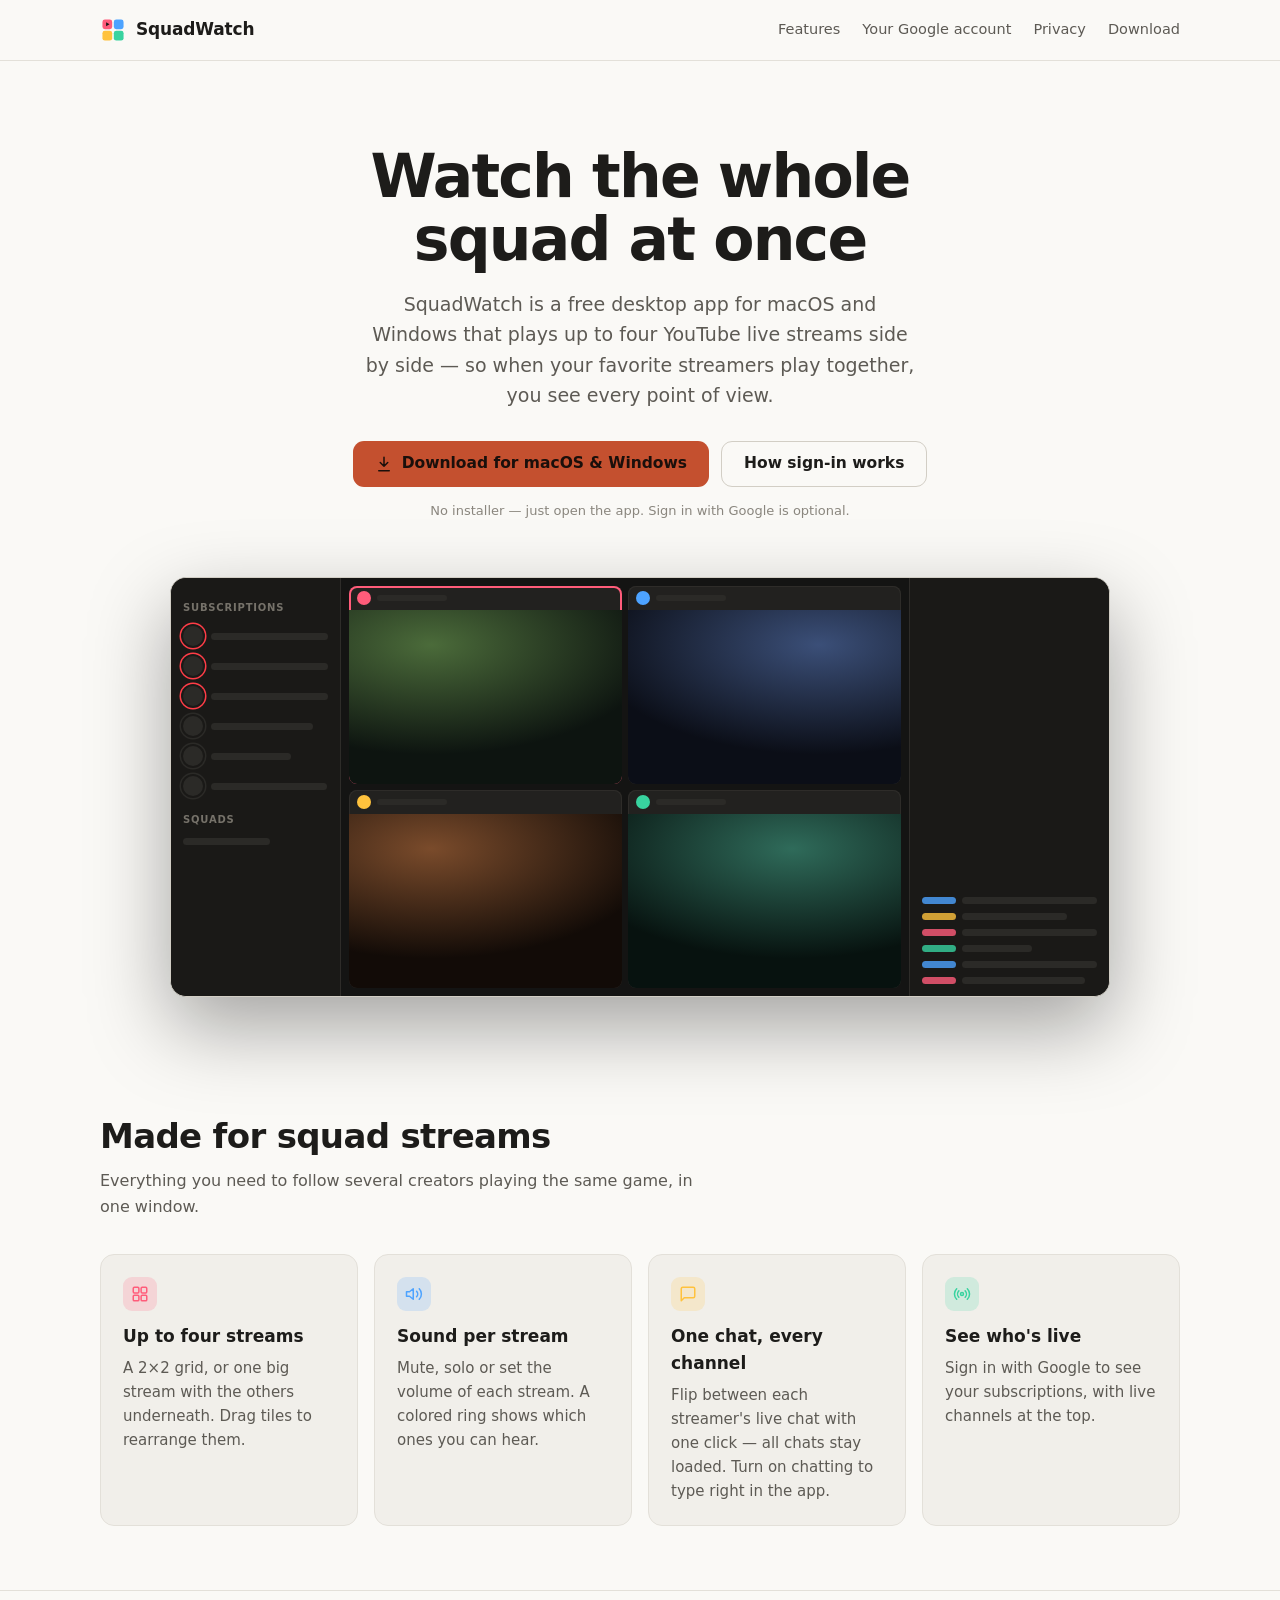
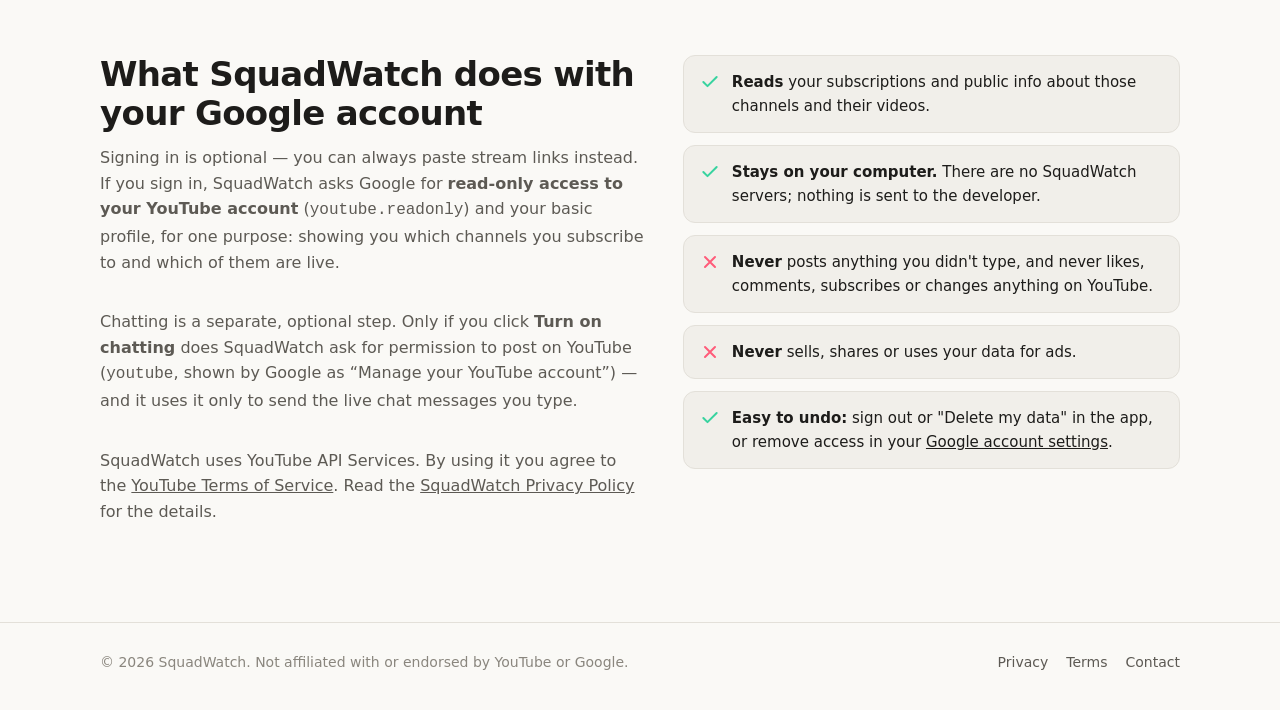
<file: index.html>
<!doctype html>
<html lang="en">
<head>
  <meta charset="utf-8">
  <meta name="viewport" content="width=device-width, initial-scale=1">
  <title>SquadWatch — watch up to 4 YouTube live streams at once</title>
  <meta name="description" content="SquadWatch is a free desktop app for macOS and Windows that plays up to four YouTube live streams side by side, with per-stream sound and a chat you can switch between channels.">
  <link rel="icon" href="data:image/svg+xml,%3Csvg xmlns='http://www.w3.org/2000/svg' viewBox='0 0 32 32'%3E%3Crect x='3' y='3' width='12' height='12' rx='3' fill='%23ff5c7a'/%3E%3Crect x='17' y='3' width='12' height='12' rx='3' fill='%234da3ff'/%3E%3Crect x='3' y='17' width='12' height='12' rx='3' fill='%23ffc23d'/%3E%3Crect x='17' y='17' width='12' height='12' rx='3' fill='%2338d39f'/%3E%3C/svg%3E">
  <link rel="stylesheet" href="style.css">
</head>
<body>
  <header class="site-head">
    <div class="wrap">
      <a class="brand" href="./">
        <svg viewBox="0 0 32 32" aria-hidden="true"><rect x="3" y="3" width="12" height="12" rx="3" fill="#ff5c7a"/><rect x="17" y="3" width="12" height="12" rx="3" fill="#4da3ff"/><rect x="3" y="17" width="12" height="12" rx="3" fill="#ffc23d"/><rect x="17" y="17" width="12" height="12" rx="3" fill="#38d39f"/><path d="M7.5 6.5v5l4.2-2.5z" fill="#181715"/></svg>
        SquadWatch
      </a>
      <nav class="nav">
        <a class="hide-sm" href="#features">Features</a>
        <a href="#google">Your Google account</a>
        <a href="privacy.html">Privacy</a>
        <a href="#" data-gh="releases">Download</a>
      </nav>
    </div>
  </header>

  <main>
    <div class="hero">
      <div class="wrap">
        <h1>Watch the whole squad at once</h1>
        <p class="lead">SquadWatch is a free desktop app for macOS and Windows that plays up to four YouTube live streams side by side — so when your favorite streamers play together, you see every point of view.</p>
        <div class="ctas">
          <a class="btn btn-primary" href="#" data-gh="releases">
            <svg viewBox="0 0 24 24" fill="none" stroke="currentColor" stroke-width="2" stroke-linecap="round" stroke-linejoin="round" aria-hidden="true"><path d="M12 3v12M7 10l5 5 5-5M5 21h14"/></svg>
            Download for macOS &amp; Windows
          </a>
          <a class="btn btn-ghost" href="#google">How sign-in works</a>
        </div>
        <p class="fine">No installer — just open the app. Sign in with Google is optional.</p>

        <div class="preview" role="img" aria-label="Illustration of the SquadWatch window: sidebar of channels, four video tiles, and a chat panel">
          <div class="pv-side">
            <div class="pv-label">Subscriptions</div>
            <div class="pv-row"><span class="pv-dot" style="--c:#ff3d47"></span><span class="pv-line"></span></div>
            <div class="pv-row"><span class="pv-dot" style="--c:#ff3d47"></span><span class="pv-line"></span></div>
            <div class="pv-row"><span class="pv-dot" style="--c:#ff3d47"></span><span class="pv-line"></span></div>
            <div class="pv-row"><span class="pv-dot"></span><span class="pv-line" style="max-width:70%"></span></div>
            <div class="pv-row"><span class="pv-dot"></span><span class="pv-line" style="max-width:55%"></span></div>
            <div class="pv-row"><span class="pv-dot"></span><span class="pv-line" style="max-width:80%"></span></div>
            <div class="pv-label">Squads</div>
            <div class="pv-row"><span class="pv-line" style="max-width:60%"></span></div>
          </div>
          <div class="pv-grid">
            <div class="pv-tile on" style="--c:var(--slot-1)"><div class="pv-bar"><span class="pv-num"></span><span class="pv-line"></span></div><div class="pv-video" style="--g1:#4b6b3a;--g2:#0d1410"></div></div>
            <div class="pv-tile" style="--c:var(--slot-2)"><div class="pv-bar"><span class="pv-num"></span><span class="pv-line"></span></div><div class="pv-video" style="--g1:#3b4f78;--g2:#0b0e17;--x:70%"></div></div>
            <div class="pv-tile" style="--c:var(--slot-3)"><div class="pv-bar"><span class="pv-num"></span><span class="pv-line"></span></div><div class="pv-video" style="--g1:#7a4b2b;--g2:#120b07"></div></div>
            <div class="pv-tile" style="--c:var(--slot-4)"><div class="pv-bar"><span class="pv-num"></span><span class="pv-line"></span></div><div class="pv-video" style="--g1:#2f6b5a;--g2:#07120f;--x:60%"></div></div>
          </div>
          <div class="pv-chat">
            <div class="pv-msg" style="--c:var(--slot-2)"><b></b><i></i></div>
            <div class="pv-msg" style="--c:var(--slot-3)"><b></b><i style="max-width:60%"></i></div>
            <div class="pv-msg" style="--c:var(--slot-1)"><b></b><i></i></div>
            <div class="pv-msg" style="--c:var(--slot-4)"><b></b><i style="max-width:40%"></i></div>
            <div class="pv-msg" style="--c:var(--slot-2)"><b></b><i></i></div>
            <div class="pv-msg" style="--c:var(--slot-1)"><b></b><i style="max-width:70%"></i></div>
          </div>
        </div>
      </div>
    </div>

    <section id="features">
      <div class="wrap">
        <h2>Made for squad streams</h2>
        <p class="section-lead">Everything you need to follow several creators playing the same game, in one window.</p>
        <div class="features">
          <div class="feature"><span class="chip" style="--c:var(--slot-1)"><svg viewBox="0 0 24 24" fill="none" stroke="currentColor" stroke-width="2"><rect x="3" y="3" width="7.5" height="7.5" rx="1.5"/><rect x="13.5" y="3" width="7.5" height="7.5" rx="1.5"/><rect x="3" y="13.5" width="7.5" height="7.5" rx="1.5"/><rect x="13.5" y="13.5" width="7.5" height="7.5" rx="1.5"/></svg></span>
            <h3>Up to four streams</h3><p>A 2×2 grid, or one big stream with the others underneath. Drag tiles to rearrange them.</p></div>
          <div class="feature"><span class="chip" style="--c:var(--slot-2)"><svg viewBox="0 0 24 24" fill="none" stroke="currentColor" stroke-width="2" stroke-linecap="round" stroke-linejoin="round"><path d="M11 5 6 9H2v6h4l5 4V5z"/><path d="M15.5 8.5a5 5 0 0 1 0 7M19 5a10 10 0 0 1 0 14"/></svg></span>
            <h3>Sound per stream</h3><p>Mute, solo or set the volume of each stream. A colored ring shows which ones you can hear.</p></div>
          <div class="feature"><span class="chip" style="--c:var(--slot-3)"><svg viewBox="0 0 24 24" fill="none" stroke="currentColor" stroke-width="2" stroke-linecap="round" stroke-linejoin="round"><path d="M21 15a2 2 0 0 1-2 2H7l-4 4V5a2 2 0 0 1 2-2h14a2 2 0 0 1 2 2z"/></svg></span>
            <h3>One chat, every channel</h3><p>Flip between each streamer's live chat with one click — all chats stay loaded. Turn on chatting to type right in the app.</p></div>
          <div class="feature"><span class="chip" style="--c:var(--slot-4)"><svg viewBox="0 0 24 24" fill="none" stroke="currentColor" stroke-width="2" stroke-linecap="round" stroke-linejoin="round"><circle cx="12" cy="12" r="2"/><path d="M16.2 7.8a6 6 0 0 1 0 8.4M7.8 16.2a6 6 0 0 1 0-8.4M19.1 4.9a10 10 0 0 1 0 14.2M4.9 19.1a10 10 0 0 1 0-14.2"/></svg></span>
            <h3>See who's live</h3><p>Sign in with Google to see your subscriptions, with live channels at the top.</p></div>
        </div>
      </div>
    </section>

    <section id="google">
      <div class="wrap google">
        <div>
          <h2>What SquadWatch does with your Google account</h2>
          <p class="section-lead">Signing in is optional — you can always paste stream links instead. If you sign in, SquadWatch asks Google for <strong>read-only access to your YouTube account</strong> (<code>youtube.readonly</code>) and your basic profile, for one purpose: showing you which channels you subscribe to and which of them are live.</p>
          <p class="section-lead">Chatting is a separate, optional step. Only if you click <strong>Turn on chatting</strong> does SquadWatch ask for permission to post on YouTube (<code>youtube</code>, shown by Google as “Manage your YouTube account”) — and it uses it only to send the live chat messages you type.</p>
          <p class="section-lead">SquadWatch uses YouTube API Services. By using it you agree to the <a href="https://www.youtube.com/t/terms">YouTube Terms of Service</a>. Read the <a href="privacy.html">SquadWatch Privacy Policy</a> for the details.</p>
        </div>
        <ul class="facts">
          <li><svg viewBox="0 0 24 24" fill="none" stroke="currentColor" stroke-width="2.4" stroke-linecap="round" stroke-linejoin="round"><path d="M20 6 9 17l-5-5"/></svg><span><strong>Reads</strong> your subscriptions and public info about those channels and their videos.</span></li>
          <li><svg viewBox="0 0 24 24" fill="none" stroke="currentColor" stroke-width="2.4" stroke-linecap="round" stroke-linejoin="round"><path d="M20 6 9 17l-5-5"/></svg><span><strong>Stays on your computer.</strong> There are no SquadWatch servers; nothing is sent to the developer.</span></li>
          <li class="no"><svg viewBox="0 0 24 24" fill="none" stroke="currentColor" stroke-width="2.4" stroke-linecap="round"><path d="M18 6 6 18M6 6l12 12"/></svg><span><strong>Never</strong> posts anything you didn't type, and never likes, comments, subscribes or changes anything on YouTube.</span></li>
          <li class="no"><svg viewBox="0 0 24 24" fill="none" stroke="currentColor" stroke-width="2.4" stroke-linecap="round"><path d="M18 6 6 18M6 6l12 12"/></svg><span><strong>Never</strong> sells, shares or uses your data for ads.</span></li>
          <li><svg viewBox="0 0 24 24" fill="none" stroke="currentColor" stroke-width="2.4" stroke-linecap="round" stroke-linejoin="round"><path d="M20 6 9 17l-5-5"/></svg><span><strong>Easy to undo:</strong> sign out or "Delete my data" in the app, or remove access in your <a href="https://security.google.com/settings/security/permissions">Google account settings</a>.</span></li>
        </ul>
      </div>
    </section>
  </main>

  <footer class="site-foot">
    <div class="wrap">
      <span>© <span data-year>2026</span> SquadWatch. Not affiliated with or endorsed by YouTube or Google.</span>
      <nav><a href="privacy.html">Privacy</a><a href="terms.html">Terms</a><a href="#" data-gh="issues">Contact</a></nav>
    </div>
  </footer>
  <script src="site.js"></script>
</body>
</html>
</file>
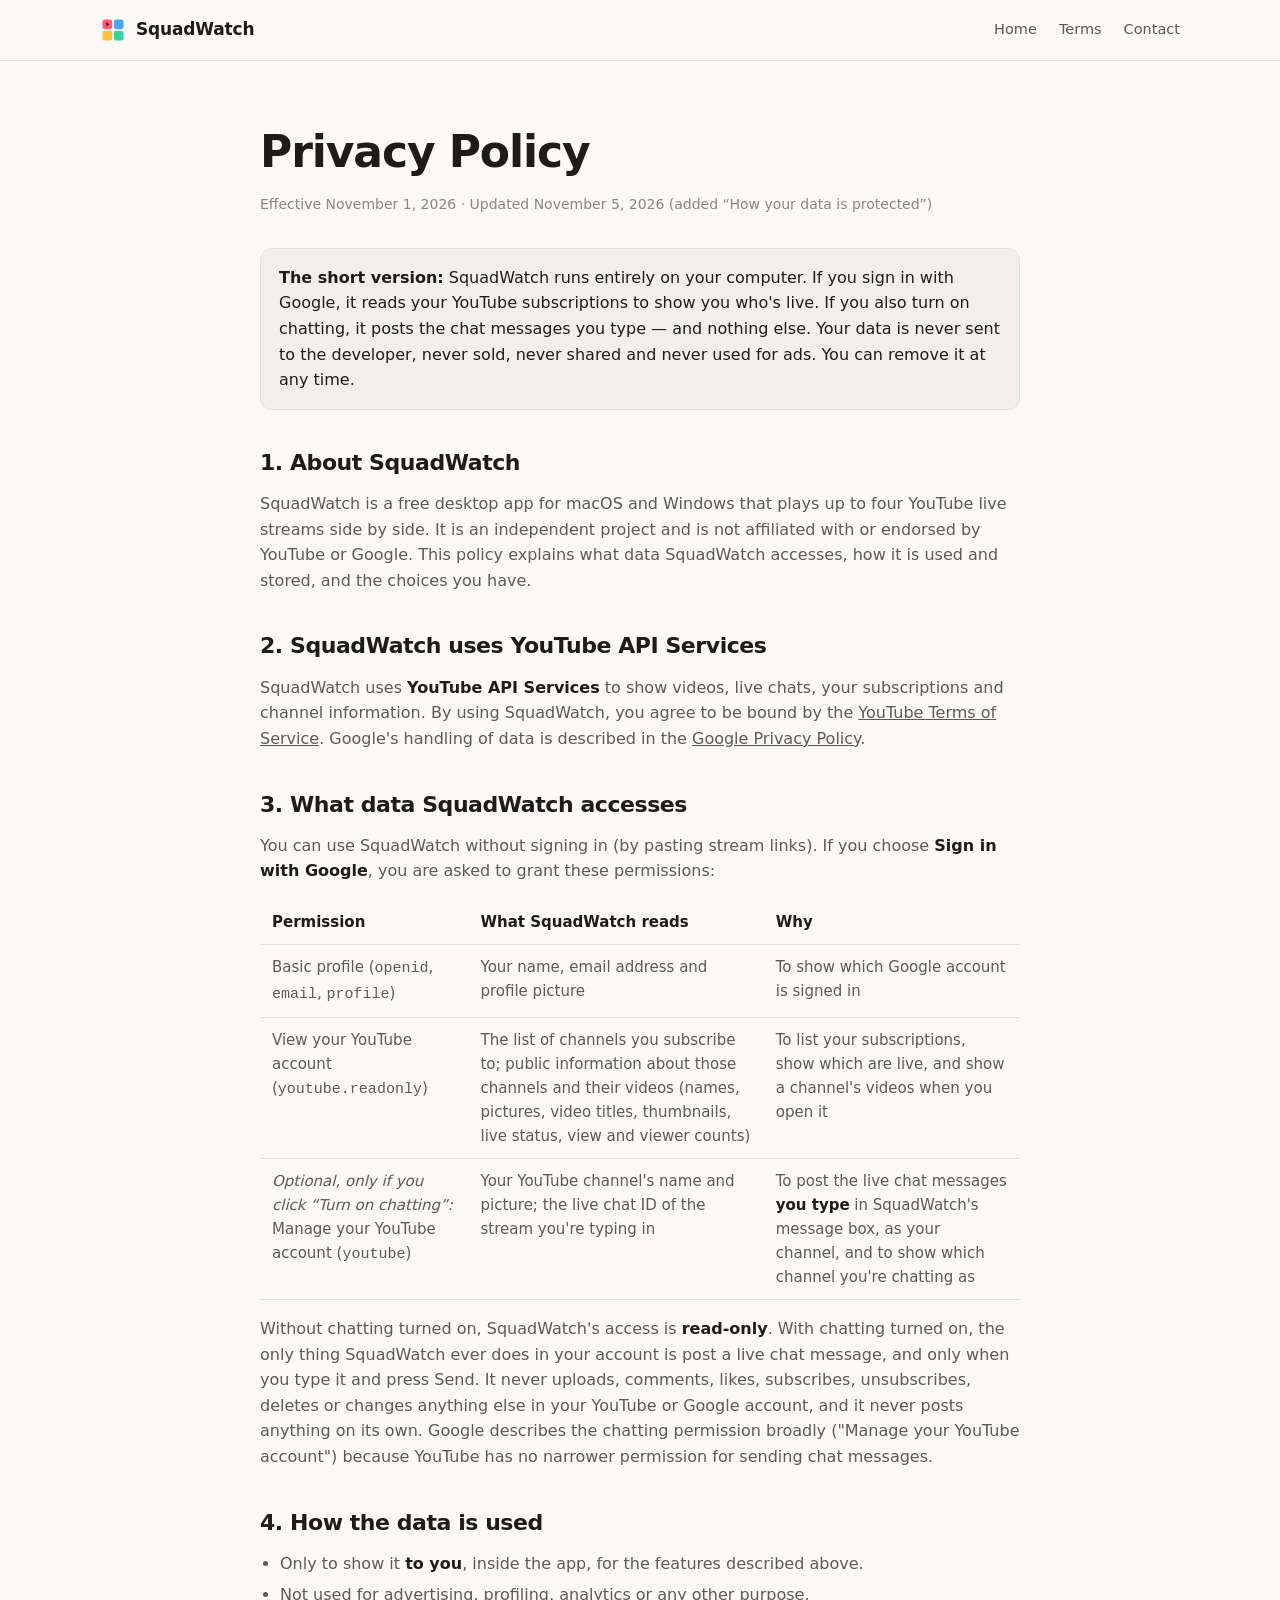
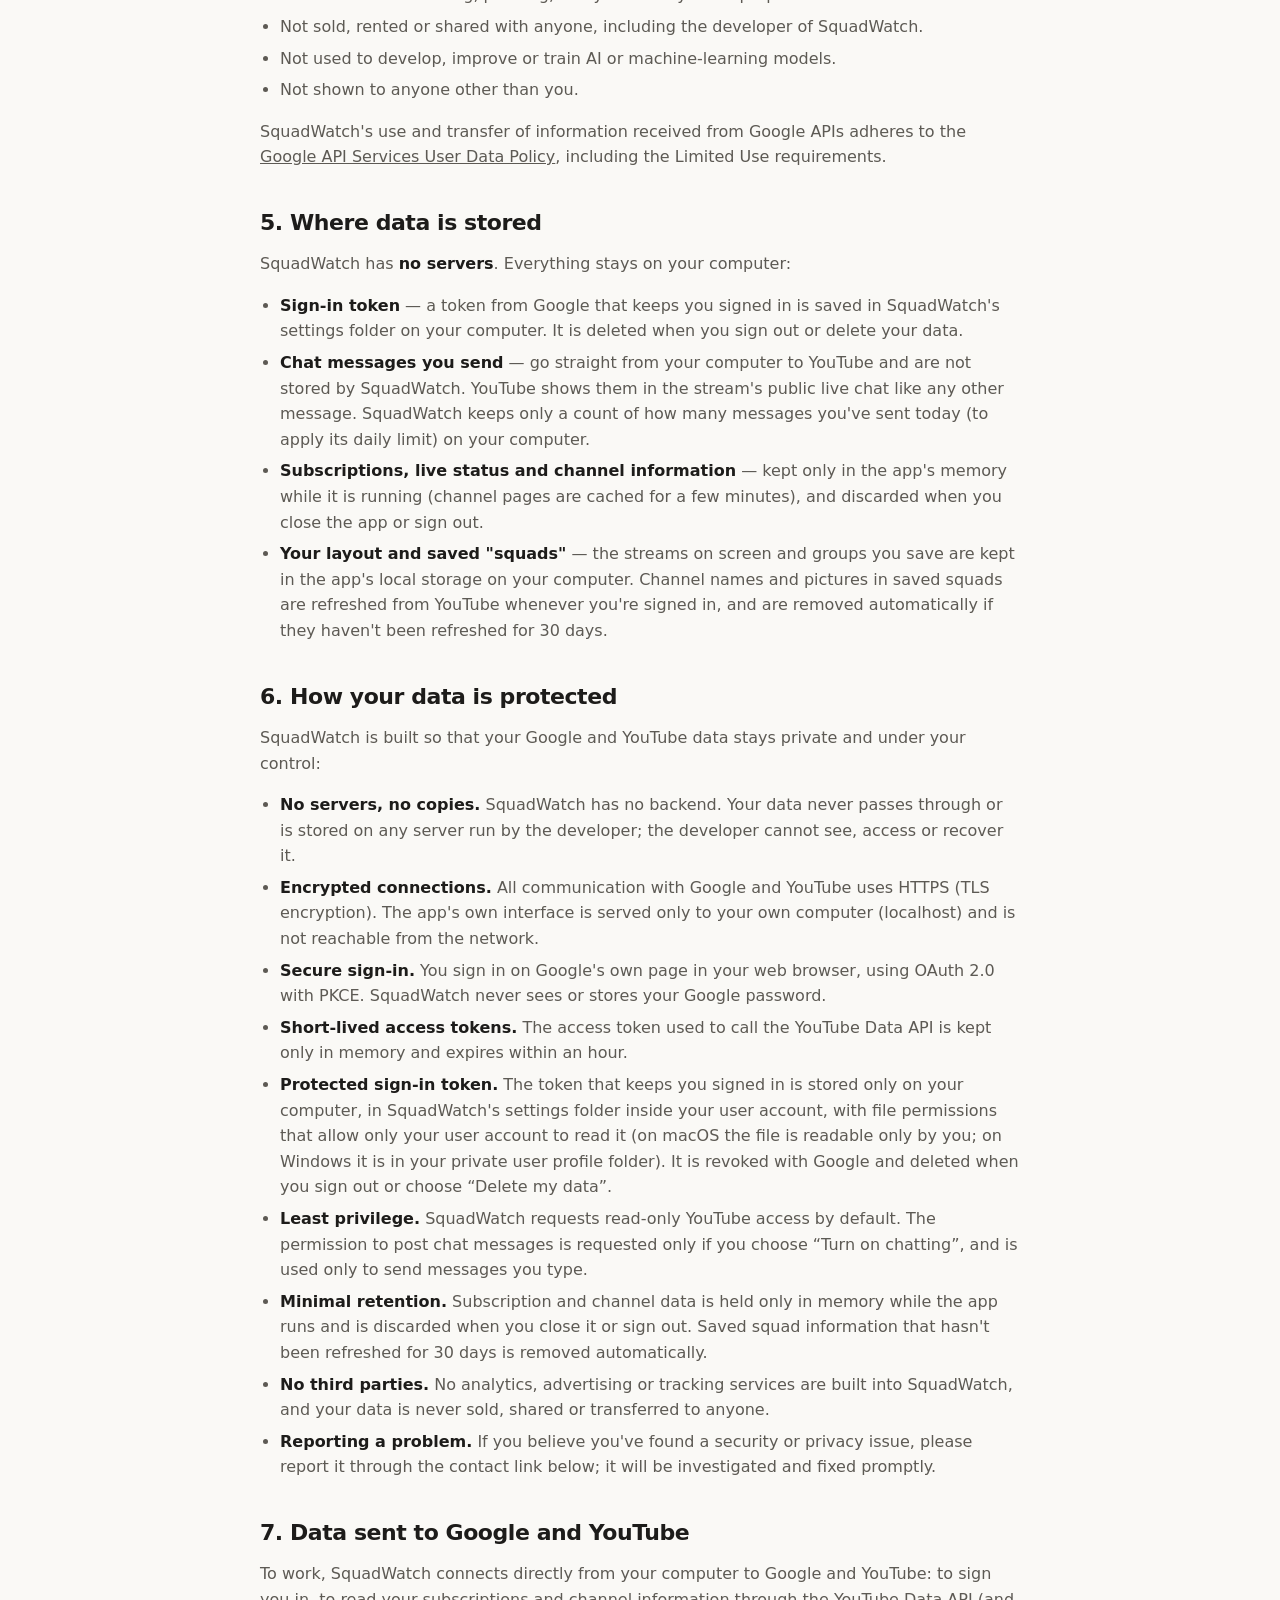
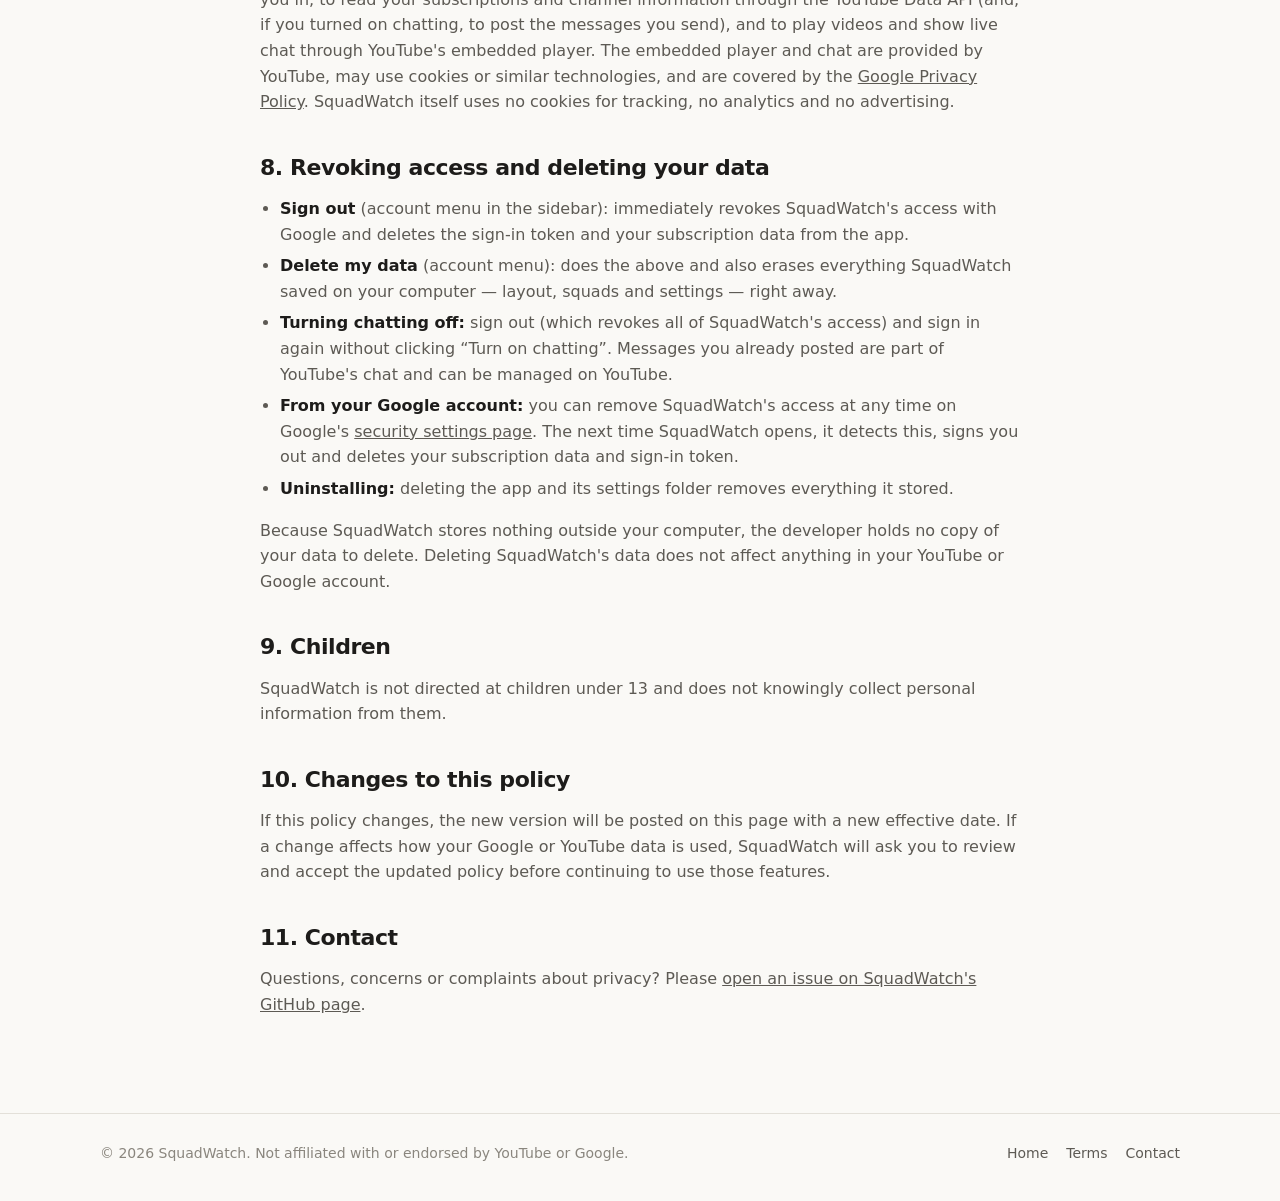
<file: privacy.html>
<!doctype html>
<html lang="en">
<head>
  <meta charset="utf-8">
  <meta name="viewport" content="width=device-width, initial-scale=1">
  <title>Privacy Policy — SquadWatch</title>
  <meta name="description" content="How SquadWatch accesses, uses, stores and protects your Google and YouTube data.">
  <link rel="icon" href="data:image/svg+xml,%3Csvg xmlns='http://www.w3.org/2000/svg' viewBox='0 0 32 32'%3E%3Crect x='3' y='3' width='12' height='12' rx='3' fill='%23ff5c7a'/%3E%3Crect x='17' y='3' width='12' height='12' rx='3' fill='%234da3ff'/%3E%3Crect x='3' y='17' width='12' height='12' rx='3' fill='%23ffc23d'/%3E%3Crect x='17' y='17' width='12' height='12' rx='3' fill='%2338d39f'/%3E%3C/svg%3E">
  <link rel="stylesheet" href="style.css">
</head>
<body>
  <header class="site-head">
    <div class="wrap">
      <a class="brand" href="./">
        <svg viewBox="0 0 32 32" aria-hidden="true"><rect x="3" y="3" width="12" height="12" rx="3" fill="#ff5c7a"/><rect x="17" y="3" width="12" height="12" rx="3" fill="#4da3ff"/><rect x="3" y="17" width="12" height="12" rx="3" fill="#ffc23d"/><rect x="17" y="17" width="12" height="12" rx="3" fill="#38d39f"/><path d="M7.5 6.5v5l4.2-2.5z" fill="#181715"/></svg>
        SquadWatch
      </a>
      <nav class="nav"><a href="./">Home</a><a href="terms.html">Terms</a><a href="#" data-gh="issues">Contact</a></nav>
    </div>
  </header>

  <main class="doc">
    <div class="wrap">
      <h1>Privacy Policy</h1>
      <p class="updated">Effective November 1, 2026 · Updated November 5, 2026 (added “How your data is protected”)</p>

      <p class="callout"><strong>The short version:</strong> SquadWatch runs entirely on your computer. If you sign in with Google, it reads your YouTube subscriptions to show you who's live. If you also turn on chatting, it posts the chat messages you type — and nothing else. Your data is never sent to the developer, never sold, never shared and never used for ads. You can remove it at any time.</p>

      <h2>1. About SquadWatch</h2>
      <p>SquadWatch is a free desktop app for macOS and Windows that plays up to four YouTube live streams side by side. It is an independent project and is not affiliated with or endorsed by YouTube or Google. This policy explains what data SquadWatch accesses, how it is used and stored, and the choices you have.</p>

      <h2>2. SquadWatch uses YouTube API Services</h2>
      <p>SquadWatch uses <strong>YouTube API Services</strong> to show videos, live chats, your subscriptions and channel information. By using SquadWatch, you agree to be bound by the <a href="https://www.youtube.com/t/terms">YouTube Terms of Service</a>. Google's handling of data is described in the <a href="https://policies.google.com/privacy">Google Privacy Policy</a>.</p>

      <h2>3. What data SquadWatch accesses</h2>
      <p>You can use SquadWatch without signing in (by pasting stream links). If you choose <strong>Sign in with Google</strong>, you are asked to grant these permissions:</p>
      <table>
        <thead><tr><th>Permission</th><th>What SquadWatch reads</th><th>Why</th></tr></thead>
        <tbody>
          <tr><td>Basic profile (<code>openid</code>, <code>email</code>, <code>profile</code>)</td><td>Your name, email address and profile picture</td><td>To show which Google account is signed in</td></tr>
          <tr><td>View your YouTube account (<code>youtube.readonly</code>)</td><td>The list of channels you subscribe to; public information about those channels and their videos (names, pictures, video titles, thumbnails, live status, view and viewer counts)</td><td>To list your subscriptions, show which are live, and show a channel's videos when you open it</td></tr>
          <tr><td><em>Optional, only if you click “Turn on chatting”:</em><br>Manage your YouTube account (<code>youtube</code>)</td><td>Your YouTube channel's name and picture; the live chat ID of the stream you're typing in</td><td>To post the live chat messages <strong>you type</strong> in SquadWatch's message box, as your channel, and to show which channel you're chatting as</td></tr>
        </tbody>
      </table>
      <p>Without chatting turned on, SquadWatch's access is <strong>read-only</strong>. With chatting turned on, the only thing SquadWatch ever does in your account is post a live chat message, and only when you type it and press Send. It never uploads, comments, likes, subscribes, unsubscribes, deletes or changes anything else in your YouTube or Google account, and it never posts anything on its own. Google describes the chatting permission broadly ("Manage your YouTube account") because YouTube has no narrower permission for sending chat messages.</p>

      <h2>4. How the data is used</h2>
      <ul>
        <li>Only to show it <strong>to you</strong>, inside the app, for the features described above.</li>
        <li>Not used for advertising, profiling, analytics or any other purpose.</li>
        <li>Not sold, rented or shared with anyone, including the developer of SquadWatch.</li>
        <li>Not used to develop, improve or train AI or machine-learning models.</li>
        <li>Not shown to anyone other than you.</li>
      </ul>
      <p>SquadWatch's use and transfer of information received from Google APIs adheres to the <a href="https://developers.google.com/terms/api-services-user-data-policy">Google API Services User Data Policy</a>, including the Limited Use requirements.</p>

      <h2>5. Where data is stored</h2>
      <p>SquadWatch has <strong>no servers</strong>. Everything stays on your computer:</p>
      <ul>
        <li><strong>Sign-in token</strong> — a token from Google that keeps you signed in is saved in SquadWatch's settings folder on your computer. It is deleted when you sign out or delete your data.</li>
        <li><strong>Chat messages you send</strong> — go straight from your computer to YouTube and are not stored by SquadWatch. YouTube shows them in the stream's public live chat like any other message. SquadWatch keeps only a count of how many messages you've sent today (to apply its daily limit) on your computer.</li>
        <li><strong>Subscriptions, live status and channel information</strong> — kept only in the app's memory while it is running (channel pages are cached for a few minutes), and discarded when you close the app or sign out.</li>
        <li><strong>Your layout and saved "squads"</strong> — the streams on screen and groups you save are kept in the app's local storage on your computer. Channel names and pictures in saved squads are refreshed from YouTube whenever you're signed in, and are removed automatically if they haven't been refreshed for 30 days.</li>
      </ul>

      <h2 id="data-protection">6. How your data is protected</h2>
      <p>SquadWatch is built so that your Google and YouTube data stays private and under your control:</p>
      <ul>
        <li><strong>No servers, no copies.</strong> SquadWatch has no backend. Your data never passes through or is stored on any server run by the developer; the developer cannot see, access or recover it.</li>
        <li><strong>Encrypted connections.</strong> All communication with Google and YouTube uses HTTPS (TLS encryption). The app's own interface is served only to your own computer (localhost) and is not reachable from the network.</li>
        <li><strong>Secure sign-in.</strong> You sign in on Google's own page in your web browser, using OAuth 2.0 with PKCE. SquadWatch never sees or stores your Google password.</li>
        <li><strong>Short-lived access tokens.</strong> The access token used to call the YouTube Data API is kept only in memory and expires within an hour.</li>
        <li><strong>Protected sign-in token.</strong> The token that keeps you signed in is stored only on your computer, in SquadWatch's settings folder inside your user account, with file permissions that allow only your user account to read it (on macOS the file is readable only by you; on Windows it is in your private user profile folder). It is revoked with Google and deleted when you sign out or choose “Delete my data”.</li>
        <li><strong>Least privilege.</strong> SquadWatch requests read-only YouTube access by default. The permission to post chat messages is requested only if you choose “Turn on chatting”, and is used only to send messages you type.</li>
        <li><strong>Minimal retention.</strong> Subscription and channel data is held only in memory while the app runs and is discarded when you close it or sign out. Saved squad information that hasn't been refreshed for 30 days is removed automatically.</li>
        <li><strong>No third parties.</strong> No analytics, advertising or tracking services are built into SquadWatch, and your data is never sold, shared or transferred to anyone.</li>
        <li><strong>Reporting a problem.</strong> If you believe you've found a security or privacy issue, please report it through the contact link below; it will be investigated and fixed promptly.</li>
      </ul>

      <h2>7. Data sent to Google and YouTube</h2>
      <p>To work, SquadWatch connects directly from your computer to Google and YouTube: to sign you in, to read your subscriptions and channel information through the YouTube Data API (and, if you turned on chatting, to post the messages you send), and to play videos and show live chat through YouTube's embedded player. The embedded player and chat are provided by YouTube, may use cookies or similar technologies, and are covered by the <a href="https://policies.google.com/privacy">Google Privacy Policy</a>. SquadWatch itself uses no cookies for tracking, no analytics and no advertising.</p>

      <h2>8. Revoking access and deleting your data</h2>
      <ul>
        <li><strong>Sign out</strong> (account menu in the sidebar): immediately revokes SquadWatch's access with Google and deletes the sign-in token and your subscription data from the app.</li>
        <li><strong>Delete my data</strong> (account menu): does the above and also erases everything SquadWatch saved on your computer — layout, squads and settings — right away.</li>
        <li><strong>Turning chatting off:</strong> sign out (which revokes all of SquadWatch's access) and sign in again without clicking “Turn on chatting”. Messages you already posted are part of YouTube's chat and can be managed on YouTube.</li>
        <li><strong>From your Google account:</strong> you can remove SquadWatch's access at any time on Google's <a href="https://security.google.com/settings/security/permissions">security settings page</a>. The next time SquadWatch opens, it detects this, signs you out and deletes your subscription data and sign-in token.</li>
        <li><strong>Uninstalling:</strong> deleting the app and its settings folder removes everything it stored.</li>
      </ul>
      <p>Because SquadWatch stores nothing outside your computer, the developer holds no copy of your data to delete. Deleting SquadWatch's data does not affect anything in your YouTube or Google account.</p>

      <h2>9. Children</h2>
      <p>SquadWatch is not directed at children under 13 and does not knowingly collect personal information from them.</p>

      <h2>10. Changes to this policy</h2>
      <p>If this policy changes, the new version will be posted on this page with a new effective date. If a change affects how your Google or YouTube data is used, SquadWatch will ask you to review and accept the updated policy before continuing to use those features.</p>

      <h2>11. Contact</h2>
      <p>Questions, concerns or complaints about privacy? Please <a href="#" data-gh="issues">open an issue on SquadWatch's GitHub page</a>.</p>
    </div>
  </main>

  <footer class="site-foot">
    <div class="wrap">
      <span>© <span data-year>2026</span> SquadWatch. Not affiliated with or endorsed by YouTube or Google.</span>
      <nav><a href="./">Home</a><a href="terms.html">Terms</a><a href="#" data-gh="issues">Contact</a></nav>
    </div>
  </footer>
  <script src="site.js"></script>
</body>
</html>
</file>
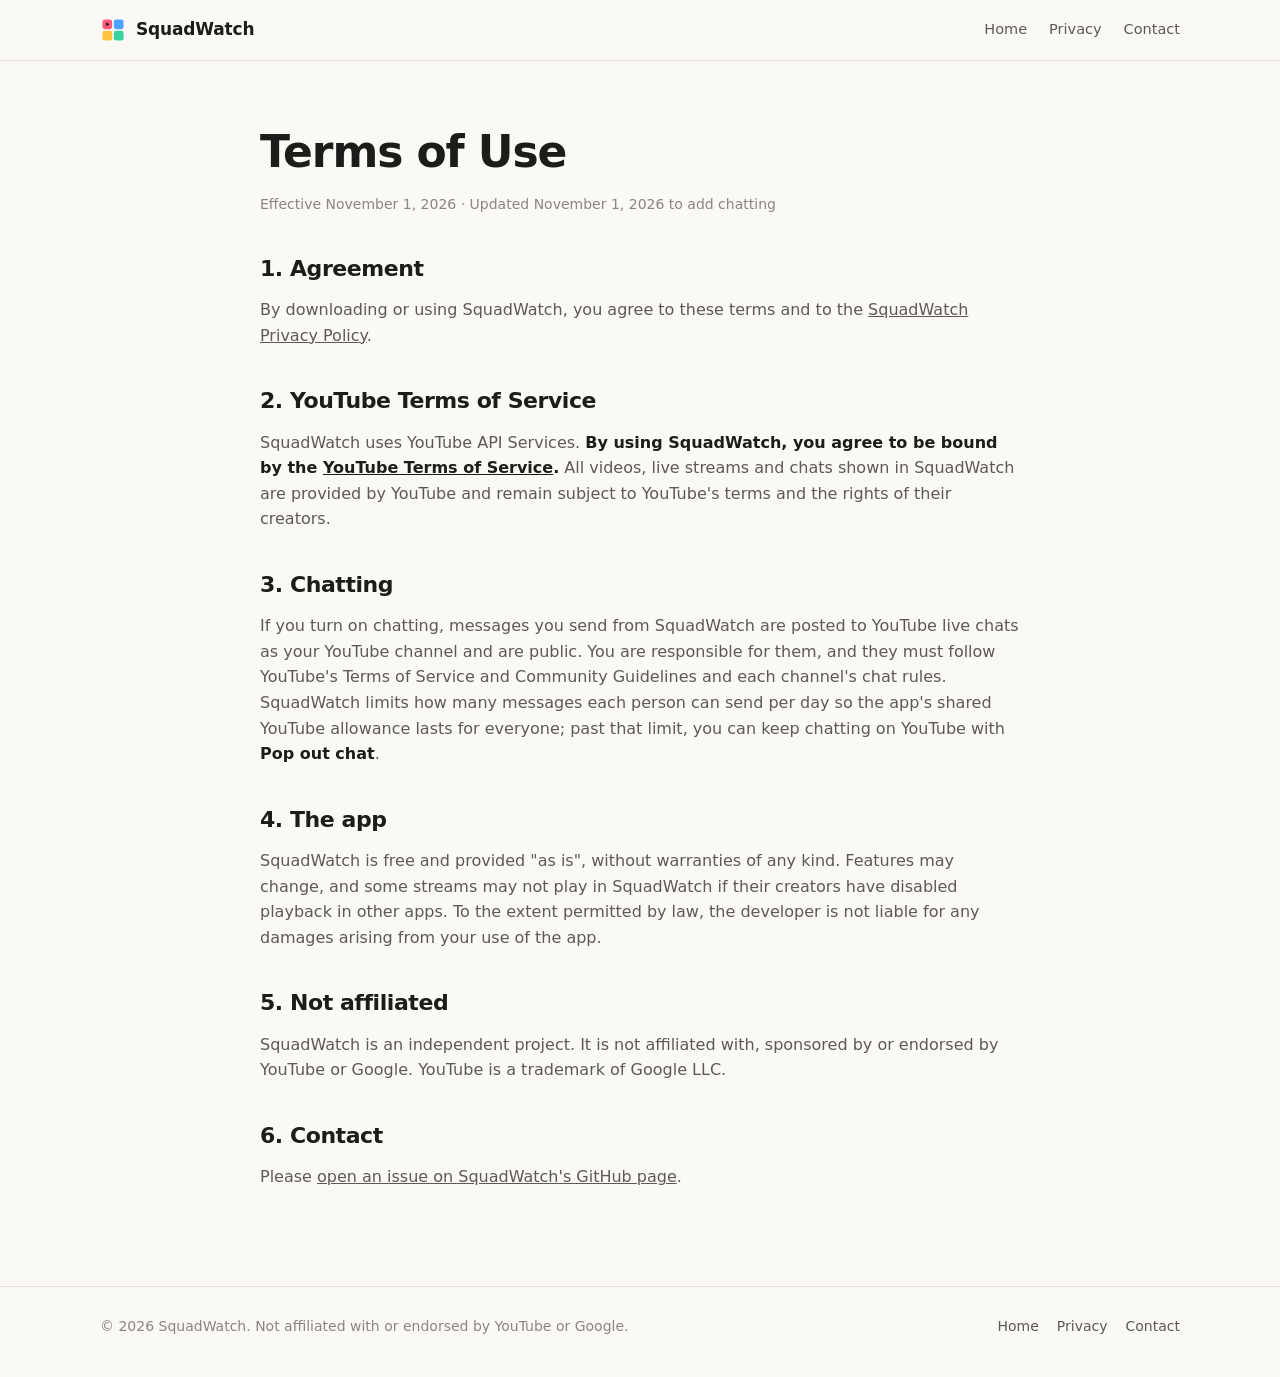
<file: terms.html>
<!doctype html>
<html lang="en">
<head>
  <meta charset="utf-8">
  <meta name="viewport" content="width=device-width, initial-scale=1">
  <title>Terms of Use — SquadWatch</title>
  <link rel="icon" href="data:image/svg+xml,%3Csvg xmlns='http://www.w3.org/2000/svg' viewBox='0 0 32 32'%3E%3Crect x='3' y='3' width='12' height='12' rx='3' fill='%23ff5c7a'/%3E%3Crect x='17' y='3' width='12' height='12' rx='3' fill='%234da3ff'/%3E%3Crect x='3' y='17' width='12' height='12' rx='3' fill='%23ffc23d'/%3E%3Crect x='17' y='17' width='12' height='12' rx='3' fill='%2338d39f'/%3E%3C/svg%3E">
  <link rel="stylesheet" href="style.css">
</head>
<body>
  <header class="site-head">
    <div class="wrap">
      <a class="brand" href="./">
        <svg viewBox="0 0 32 32" aria-hidden="true"><rect x="3" y="3" width="12" height="12" rx="3" fill="#ff5c7a"/><rect x="17" y="3" width="12" height="12" rx="3" fill="#4da3ff"/><rect x="3" y="17" width="12" height="12" rx="3" fill="#ffc23d"/><rect x="17" y="17" width="12" height="12" rx="3" fill="#38d39f"/><path d="M7.5 6.5v5l4.2-2.5z" fill="#181715"/></svg>
        SquadWatch
      </a>
      <nav class="nav"><a href="./">Home</a><a href="privacy.html">Privacy</a><a href="#" data-gh="issues">Contact</a></nav>
    </div>
  </header>

  <main class="doc">
    <div class="wrap">
      <h1>Terms of Use</h1>
      <p class="updated">Effective November 1, 2026 · Updated November 1, 2026 to add chatting</p>

      <h2>1. Agreement</h2>
      <p>By downloading or using SquadWatch, you agree to these terms and to the <a href="privacy.html">SquadWatch Privacy Policy</a>.</p>

      <h2>2. YouTube Terms of Service</h2>
      <p>SquadWatch uses YouTube API Services. <strong>By using SquadWatch, you agree to be bound by the <a href="https://www.youtube.com/t/terms">YouTube Terms of Service</a>.</strong> All videos, live streams and chats shown in SquadWatch are provided by YouTube and remain subject to YouTube's terms and the rights of their creators.</p>

      <h2>3. Chatting</h2>
      <p>If you turn on chatting, messages you send from SquadWatch are posted to YouTube live chats as your YouTube channel and are public. You are responsible for them, and they must follow YouTube's Terms of Service and Community Guidelines and each channel's chat rules. SquadWatch limits how many messages each person can send per day so the app's shared YouTube allowance lasts for everyone; past that limit, you can keep chatting on YouTube with <strong>Pop out chat</strong>.</p>

      <h2>4. The app</h2>
      <p>SquadWatch is free and provided "as is", without warranties of any kind. Features may change, and some streams may not play in SquadWatch if their creators have disabled playback in other apps. To the extent permitted by law, the developer is not liable for any damages arising from your use of the app.</p>

      <h2>5. Not affiliated</h2>
      <p>SquadWatch is an independent project. It is not affiliated with, sponsored by or endorsed by YouTube or Google. YouTube is a trademark of Google LLC.</p>

      <h2>6. Contact</h2>
      <p>Please <a href="#" data-gh="issues">open an issue on SquadWatch's GitHub page</a>.</p>
    </div>
  </main>

  <footer class="site-foot">
    <div class="wrap">
      <span>© <span data-year>2026</span> SquadWatch. Not affiliated with or endorsed by YouTube or Google.</span>
      <nav><a href="./">Home</a><a href="privacy.html">Privacy</a><a href="#" data-gh="issues">Contact</a></nav>
    </div>
  </footer>
  <script src="site.js"></script>
</body>
</html>
</file>
<file: style.css>
:root {
  --bg: #121211;
  --panel: #1a1917;
  --elev: #22211f;
  --border: #2e2c29;
  --border-strong: #3d3a36;
  --text: #ecebe6;
  --muted: #a19d94;
  --faint: #76726a;
  --accent: #e4694f;
  --slot-1: #ff5c7a;
  --slot-2: #4da3ff;
  --slot-3: #ffc23d;
  --slot-4: #38d39f;
  color-scheme: dark;
  font-family: ui-sans-serif, -apple-system, "Segoe UI Variable Text", "Segoe UI", system-ui, "Helvetica Neue", Arial, sans-serif;
  font-size: 16px;
  line-height: 1.6;
  color: var(--text);
  background: var(--bg);
  -webkit-font-smoothing: antialiased;
}
@media (prefers-color-scheme: light) {
  :root:not([data-theme="dark"]) {
    --bg: #faf9f6; --panel: #f1efea; --elev: #ffffff; --border: #e3e0d9; --border-strong: #d2cec5;
    --text: #1d1c1a; --muted: #5d5a54; --faint: #8a867e; --accent: #c4502f;
    color-scheme: light;
  }
}
* { box-sizing: border-box; }
body { margin: 0; background: var(--bg); }
a { color: inherit; }
img, svg { display: block; }
.wrap { width: min(1080px, 100% - 32px); margin-inline: auto; }

/* header */
.site-head { position: sticky; top: 0; z-index: 10; background: color-mix(in srgb, var(--bg) 88%, transparent); backdrop-filter: blur(10px); border-bottom: 1px solid var(--border); }
.site-head .wrap { display: flex; align-items: center; justify-content: space-between; height: 60px; }
.brand { display: inline-flex; align-items: center; gap: 10px; font-weight: 700; letter-spacing: -0.01em; text-decoration: none; font-size: 17px; }
.brand svg { width: 26px; height: 26px; }
.nav { display: flex; gap: 22px; font-size: 14.5px; }
.nav a { color: var(--muted); text-decoration: none; }
.nav a:hover { color: var(--text); }

/* hero */
.hero { padding: 84px 0 56px; text-align: center; }
.hero h1 { font-size: clamp(36px, 6vw, 60px); line-height: 1.05; letter-spacing: -0.03em; margin: 0 auto 18px; max-width: 14ch; }
.hero p.lead { font-size: clamp(17px, 2vw, 19px); color: var(--muted); max-width: 46ch; margin: 0 auto 30px; }
.ctas { display: flex; gap: 12px; justify-content: center; flex-wrap: wrap; }
.btn { display: inline-flex; align-items: center; gap: 9px; height: 46px; padding: 0 22px; border-radius: 11px; font-weight: 650; text-decoration: none; font-size: 15.5px; }
.btn svg { width: 18px; height: 18px; }
.btn-primary { background: var(--accent); color: #1a0f0b; }
.btn-primary:hover { filter: brightness(1.08); }
.btn-ghost { border: 1px solid var(--border-strong); color: var(--text); }
.btn-ghost:hover { background: var(--panel); }
.fine { margin-top: 14px; font-size: 13px; color: var(--faint); }

/* drawn app preview (no screenshots of anyone's streams) */
.preview { margin: 56px auto 0; max-width: 940px; border-radius: 16px; border: 1px solid var(--border-strong); background: #141413; box-shadow: 0 30px 80px rgba(0, 0, 0, 0.35); overflow: hidden; display: grid; grid-template-columns: 170px 1fr 200px; height: 420px; text-align: left; }
.pv-side { background: #1a1917; border-right: 1px solid #2e2c29; padding: 16px 12px; display: flex; flex-direction: column; gap: 10px; }
.pv-row { display: flex; align-items: center; gap: 8px; }
.pv-dot { width: 20px; height: 20px; border-radius: 50%; flex: none; background: #2b2a27; box-shadow: 0 0 0 2px #1a1917, 0 0 0 3.5px var(--c, #2b2a27); }
.pv-line { height: 7px; border-radius: 4px; background: #2b2a27; flex: 1; }
.pv-label { font-size: 10px; letter-spacing: 0.08em; color: #76726a; text-transform: uppercase; font-weight: 700; margin-top: 6px; }
.pv-grid { display: grid; grid-template-columns: 1fr 1fr; grid-template-rows: 1fr 1fr; gap: 6px; padding: 8px; }
.pv-tile { border-radius: 8px; overflow: hidden; display: flex; flex-direction: column; background: #22211f; box-shadow: inset 0 0 0 1px #2e2c29; }
.pv-tile.on { box-shadow: inset 0 0 0 2px var(--c); }
.pv-bar { height: 24px; display: flex; align-items: center; gap: 6px; padding: 0 8px; }
.pv-num { width: 14px; height: 14px; border-radius: 50%; background: var(--c); }
.pv-bar .pv-line { max-width: 70px; height: 6px; }
.pv-video { flex: 1; background: radial-gradient(120% 90% at var(--x, 30%) 20%, var(--g1), var(--g2) 70%); }
.pv-chat { border-left: 1px solid #2e2c29; background: #1a1917; padding: 12px; display: flex; flex-direction: column; gap: 9px; justify-content: flex-end; }
.pv-msg { display: flex; gap: 6px; }
.pv-msg b { width: 34px; height: 7px; border-radius: 4px; background: var(--c); opacity: 0.8; }
.pv-msg i { height: 7px; border-radius: 4px; background: #2b2a27; flex: 1; }

/* sections */
section { padding: 64px 0; }
section + section { border-top: 1px solid var(--border); }
h2 { font-size: clamp(26px, 3.4vw, 34px); letter-spacing: -0.02em; line-height: 1.15; margin: 0 0 12px; }
.section-lead { color: var(--muted); max-width: 60ch; margin: 0 0 34px; }
.features { display: grid; grid-template-columns: repeat(auto-fit, minmax(240px, 1fr)); gap: 16px; }
.feature { padding: 22px; border-radius: 14px; background: var(--panel); border: 1px solid var(--border); }
.feature h3 { margin: 12px 0 6px; font-size: 17px; }
.feature p { margin: 0; color: var(--muted); font-size: 15px; }
.chip { display: inline-grid; place-items: center; width: 34px; height: 34px; border-radius: 9px; background: color-mix(in srgb, var(--c) 18%, transparent); color: var(--c); }
.chip svg { width: 18px; height: 18px; }

.google { display: grid; grid-template-columns: 1.1fr 1fr; gap: 36px; align-items: start; }
.facts { list-style: none; padding: 0; margin: 0; display: grid; gap: 12px; }
.facts li { display: flex; gap: 12px; padding: 14px 16px; border-radius: 12px; background: var(--panel); border: 1px solid var(--border); font-size: 15px; }
.facts li svg { width: 20px; height: 20px; flex: none; color: var(--slot-4); margin-top: 2px; }
.facts li.no svg { color: var(--slot-1); }

/* legal pages */
.doc { padding: 56px 0 80px; }
.doc .wrap { max-width: 760px; }
.doc h1 { font-size: clamp(32px, 5vw, 44px); letter-spacing: -0.025em; margin: 0 0 6px; }
.doc .updated { color: var(--faint); margin: 0 0 32px; font-size: 14px; }
.doc h2 { font-size: 22px; margin: 40px 0 10px; }
.doc p, .doc li { color: var(--muted); }
.doc strong { color: var(--text); }
.doc ul { padding-left: 20px; }
.doc li { margin: 6px 0; }
.doc .callout { padding: 16px 18px; border-radius: 12px; background: var(--panel); border: 1px solid var(--border); color: var(--text); }
.doc table { width: 100%; border-collapse: collapse; font-size: 15px; margin: 8px 0; }
.doc th, .doc td { text-align: left; padding: 10px 12px; border-bottom: 1px solid var(--border); vertical-align: top; }
.doc th { color: var(--text); font-weight: 650; }
.doc td { color: var(--muted); }

/* footer */
.site-foot { border-top: 1px solid var(--border); padding: 28px 0 40px; font-size: 14px; color: var(--faint); }
.site-foot .wrap { display: flex; justify-content: space-between; gap: 16px; flex-wrap: wrap; }
.site-foot nav { display: flex; gap: 18px; }
.site-foot a { color: var(--muted); text-decoration: none; }
.site-foot a:hover { color: var(--text); }

@media (max-width: 760px) {
  .nav { gap: 14px; font-size: 14px; }
  .nav .hide-sm { display: none; }
  .hero { padding: 56px 0 40px; }
  .preview { grid-template-columns: 1fr; height: 300px; }
  .pv-side, .pv-chat { display: none; }
  .google { grid-template-columns: 1fr; }
  .doc table, .doc thead, .doc tbody, .doc tr, .doc th, .doc td { display: block; }
  .doc thead { display: none; }
  .doc td:first-child { color: var(--text); font-weight: 650; border-bottom: 0; padding-bottom: 0; }
}
</file>
